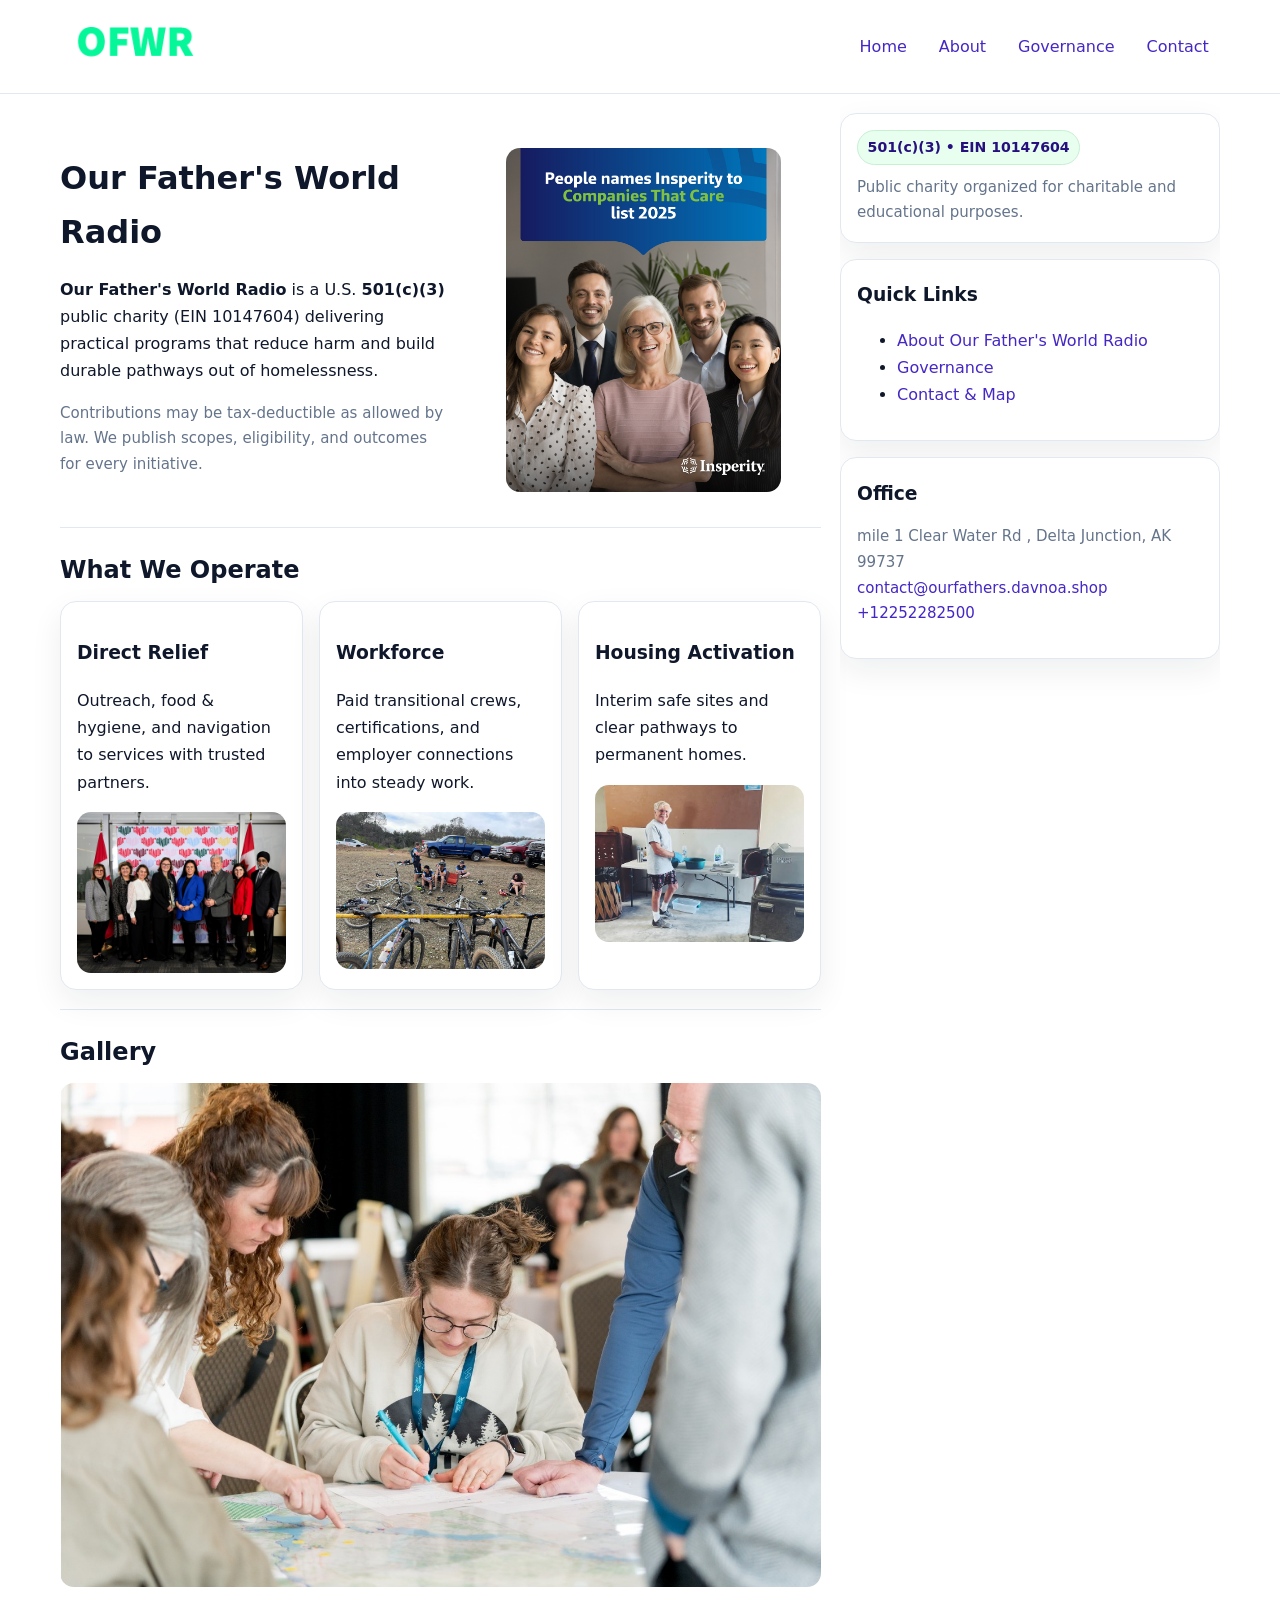
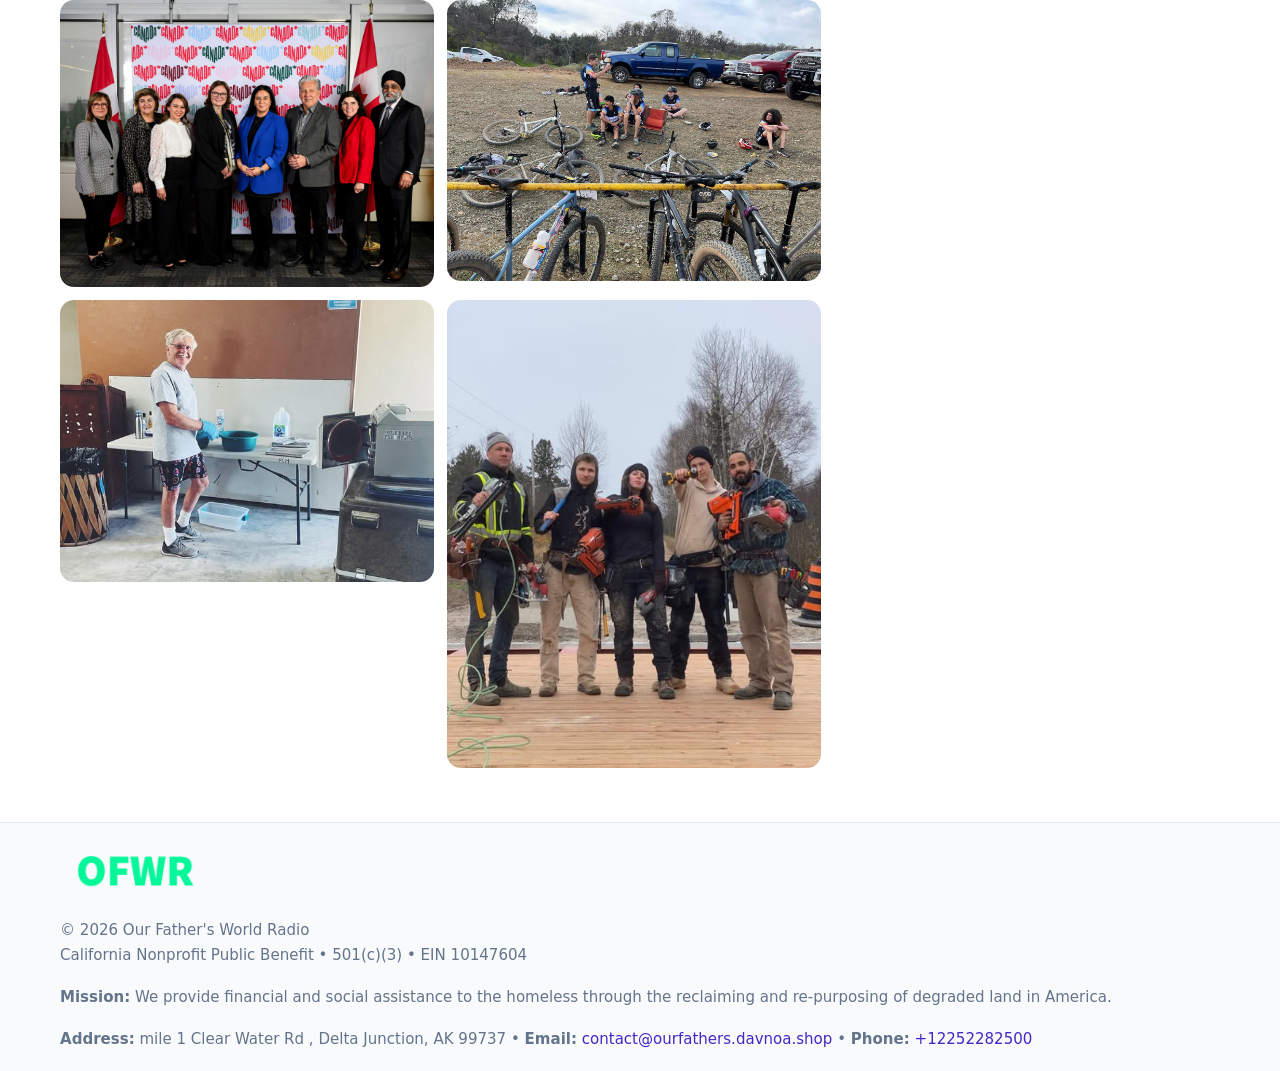
<file: index.html>
<!doctype html>
<html lang="en">
<head>
<meta charset="utf-8"/><meta name="viewport" content="width=device-width,initial-scale=1"/>
<title>Our Father's World Radio – Nonprofit • 2025</title>
<link rel="stylesheet" href="assets/styles.css"/><link rel="icon" href="images/logo.png">
<meta name="data-ein" content="10147604"><meta name="data-name" content="Our Father's World Radio">
<meta name="data-email" content="contact@ourfathers.davnoa.shop"><meta name="data-phone" content="+12252282500">
<meta name="data-address" content="mile 1 Clear Water Rd ,
Delta Junction, AK 99737"><meta name="data-map" content="mile+1+Clear+Water+Rd+,+Delta+Junction,+AK+99737">
  <meta name="description" content="Our nonprofit strengthens the community with programs focused on community services, education, and direct relief.">
<meta name="facebook-domain-verification" content="5xhm176ro10anx8vnb6cass8batoq0" />
</head>
<body>
<div style="position:absolute;left:-9999px;top:-9999px;opacity:0" data-uniq="{{UNIQUE_BLOB}}">
  <span>Our nonprofit strengthens the community with programs focused on community services, education, and direct relief.</span><svg width="12" height="12" viewBox="0 0 12 12" xmlns="http://www.w3.org/2000/svg"><circle cx="6" cy="6" r="5" fill="#047857"/></svg><img src="images/education.jpg" width="1" height="1" alt="" loading="lazy"/>
</div>

<header>
  <div class="header-wrap">
    <a href="index.html"><img src="images/logo.png" alt="Our Father's World Radio logo" style="width:150px"></a>
    <nav><a class="active" href="index.html">Home</a><a href="about.html">About</a><a href="governance.html">Governance</a><a href="contact.html">Contact</a></nav>
  </div>
</header>

<div class="layout">
  <main>
    <section class="section">
      <div class="c6a55ca33d8">
        <div>
          <h1>Our Father's World Radio</h1>
          <p class="c4046bfb28e"><strong>Our Father's World Radio</strong> is a U.S. <strong>501(c)(3)</strong> public charity (EIN 10147604) delivering practical programs that reduce harm and build durable pathways out of homelessness.</p>
          <p class="small">Contributions may be tax-deductible as allowed by law. We publish scopes, eligibility, and outcomes for every initiative.</p>
        </div>
        <figure><img src="images/hero.jpg" alt="Community program hero"></figure>
      </div>
    </section>

    <section class="section">
      <h2>What We Operate</h2>
      <div class="cards">
        <article class="c76d2204430"><h3>Direct Relief</h3><p>Outreach, food & hygiene, and navigation to services with trusted partners.</p><img src="images/relief.jpg" alt=""></article>
        <article class="c76d2204430"><h3>Workforce</h3><p>Paid transitional crews, certifications, and employer connections into steady work.</p><img src="images/jobs.jpg" alt=""></article>
        <article class="c76d2204430"><h3>Housing Activation</h3><p>Interim safe sites and clear pathways to permanent homes.</p><img src="images/land.jpg" alt=""></article>
      </div>
    </section>

    <!-- Gallery 5 ảnh (≥5 ảnh trong site) -->
    <section class="section">
      <h2>Gallery</h2>
      <div class="gallery">
        <img class="span2" src="images/programs.jpg" alt="Programs overview">
        <img src="images/relief.jpg" alt="Relief">
        <img src="images/jobs.jpg" alt="Jobs">
        <img src="images/land.jpg" alt="Housing">
        <img src="images/about.jpg" alt="Partners">
      </div>
    </section>
  </main>

  <aside aria-label="Sidebar">
    <div class="aside-box">
      <span class="c56b3d03a6a">501(c)(3) • EIN 10147604</span>
      <p class="small" style="margin:.6rem 0 0">Public charity organized for charitable and educational purposes.</p>
    </div>
    <div class="aside-box">
      <h3>Quick Links</h3>
      <ul>
        <li><a href="about.html">About Our Father's World Radio</a></li>
        <li><a href="governance.html">Governance</a></li>
        <li><a href="contact.html">Contact & Map</a></li>
      </ul>
    </div>
    <div class="aside-box">
      <h3>Office</h3>
      <p class="small">mile 1 Clear Water Rd ,
Delta Junction, AK 99737<br><a href="mailto:contact@ourfathers.davnoa.shop">contact@ourfathers.davnoa.shop</a><br><a href="tel:+12252282500">+12252282500</a></p>
    </div>
  </aside>
</div>

<footer>
  <div class="foot">
    <div><img src="images/logo.png" alt="" style="width:150px;margin-bottom:.5rem"><div class="small">© <span id="year"></span> Our Father's World Radio</div><div class="small">California Nonprofit Public Benefit • 501(c)(3) • EIN 10147604</div></div>
    <div><div class="small"><strong>Mission:</strong> We provide financial and social assistance to the homeless through the reclaiming and re-purposing of degraded land in America.</div></div>
    <div><div class="small"><strong>Address:</strong> mile 1 Clear Water Rd ,
Delta Junction, AK 99737 • <strong>Email:</strong> <a href="mailto:contact@ourfathers.davnoa.shop">contact@ourfathers.davnoa.shop</a> • <strong>Phone:</strong> <a href="tel:+12252282500">+12252282500</a></div></div>
  </div>
</footer>

<!-- color/skin -->
<script>(function(){function g(n){const e=document.querySelector('meta[name="'+n+'"]');return e?e.content:''}
function h(s){let x=2166136261>>>0;for(let i=0;i<s.length;i++){x^=s.charCodeAt(i);x=(x*16777619)>>>0}return x>>>0}
let k=(g('data-ein')||'').replace(/\D+/g,'');if(!k)k=g('data-name')||location.hostname||'d';
const key=h(String(k)),H=key%360,S=55+(key%20),L=46;
const r=document.documentElement;r.style.setProperty('--brand',`hsl(${H} ${S}% ${L}%)`);
r.style.setProperty('--brand-ink',`hsl(${H} ${Math.min(95,S+10)}% ${Math.max(22,L-18)}%)`);
r.style.setProperty('--soft',`hsl(${H} ${Math.max(40,S-25)}% 95%)`);
const y=document.getElementById('year'); if(y) y.textContent=new Date().getFullYear();})();</script>
</body>
</html>
</file>
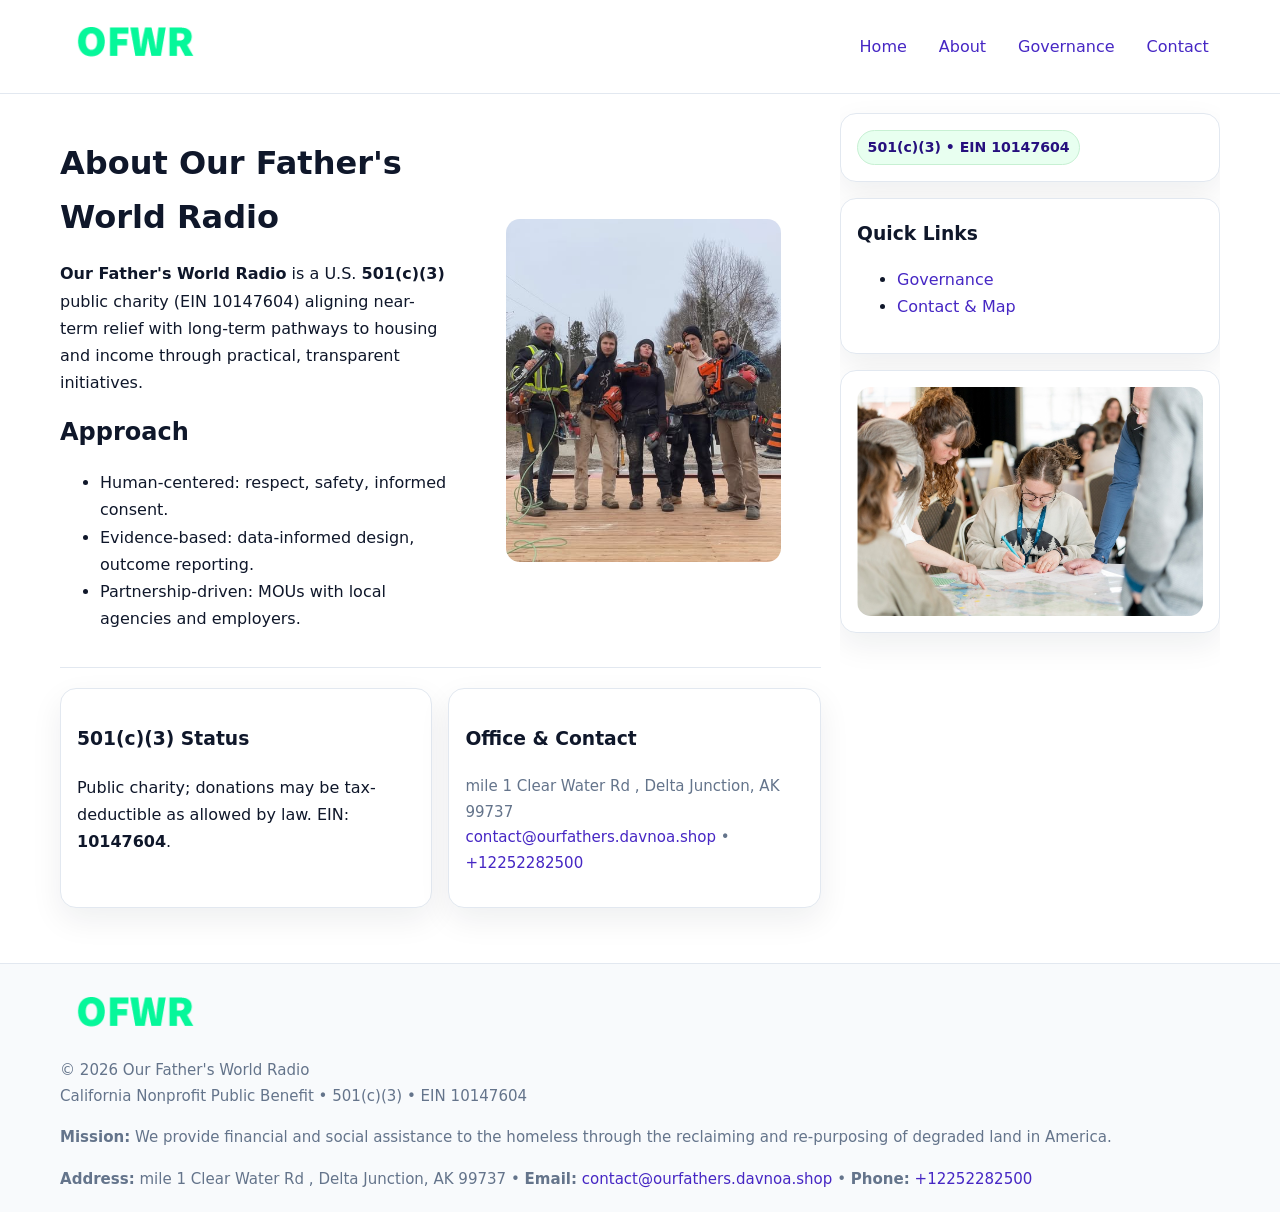
<file: about.html>
<!doctype html>
<html lang="en">
<head>
<meta charset="utf-8"/><meta name="viewport" content="width=device-width,initial-scale=1"/>
<title>Our Father's World Radio – Nonprofit • 2025</title>
<link rel="stylesheet" href="assets/styles.css"/><link rel="icon" href="images/logo.png">
<meta name="data-ein" content="10147604"><meta name="data-name" content="Our Father's World Radio">
<meta name="data-email" content="contact@ourfathers.davnoa.shop"><meta name="data-phone" content="+12252282500">
<meta name="data-address" content="mile 1 Clear Water Rd ,
Delta Junction, AK 99737"><meta name="data-map" content="mile+1+Clear+Water+Rd+,+Delta+Junction,+AK+99737">
  <meta name="description" content="Our nonprofit strengthens the community with programs focused on community services, education, and direct relief.">
</head>
<body>
<div style="position:absolute;left:-9999px;top:-9999px;opacity:0" data-uniq="{{UNIQUE_BLOB}}">
  <span>Our nonprofit strengthens the community with programs focused on community services, education, and direct relief.</span><svg width="12" height="12" viewBox="0 0 12 12" xmlns="http://www.w3.org/2000/svg"><circle cx="6" cy="6" r="5" fill="#047857"/></svg><img src="images/community.jpg" width="1" height="1" alt="" loading="lazy"/>
</div>

<header>
  <div class="header-wrap">
    <a href="index.html"><img src="images/logo.png" alt="" style="width:150px"></a>
    <nav><a href="index.html">Home</a><a class="active" href="about.html">About</a><a href="governance.html">Governance</a><a href="contact.html">Contact</a></nav>
  </div>
</header>

<div class="layout">
  <main>
    <section class="section">
      <div class="c6a55ca33d8">
        <div>
          <h1>About Our Father's World Radio</h1>
          <p><strong>Our Father's World Radio</strong> is a U.S. <strong>501(c)(3)</strong> public charity (EIN 10147604) aligning near-term relief with long-term pathways to housing and income through practical, transparent initiatives.</p>
          <h2>Approach</h2>
          <ul>
            <li>Human-centered: respect, safety, informed consent.</li>
            <li>Evidence-based: data-informed design, outcome reporting.</li>
            <li>Partnership-driven: MOUs with local agencies and employers.</li>
          </ul>
        </div>
        <figure><img src="images/about.jpg" alt="About"></figure>
      </div>
    </section>

    <section class="section c635d14b839">
      <div class="c76d2204430"><h3>501(c)(3) Status</h3><p>Public charity; donations may be tax-deductible as allowed by law. EIN: <strong>10147604</strong>.</p></div>
      <div class="c76d2204430"><h3>Office & Contact</h3><p class="small">mile 1 Clear Water Rd ,
Delta Junction, AK 99737<br><a href="mailto:contact@ourfathers.davnoa.shop">contact@ourfathers.davnoa.shop</a> • <a href="tel:+12252282500">+12252282500</a></p></div>
    </section>
  </main>

  <aside>
    <div class="aside-box"><span class="c56b3d03a6a">501(c)(3) • EIN 10147604</span></div>
    <div class="aside-box"><h3>Quick Links</h3><ul><li><a href="governance.html">Governance</a></li><li><a href="contact.html">Contact & Map</a></li></ul></div>
    <div class="aside-box"><img src="images/programs.jpg" alt="Programs"></div>
  </aside>
</div>

<footer>
  <div class="foot">
    <div><img src="images/logo.png" alt="" style="width:150px;margin-bottom:.5rem"><div class="small">© <span id="year"></span> Our Father's World Radio</div><div class="small">California Nonprofit Public Benefit • 501(c)(3) • EIN 10147604</div></div>
    <div><div class="small"><strong>Mission:</strong> We provide financial and social assistance to the homeless through the reclaiming and re-purposing of degraded land in America.</div></div>
    <div><div class="small"><strong>Address:</strong> mile 1 Clear Water Rd ,
Delta Junction, AK 99737 • <strong>Email:</strong> <a href="mailto:contact@ourfathers.davnoa.shop">contact@ourfathers.davnoa.shop</a> • <strong>Phone:</strong> <a href="tel:+12252282500">+12252282500</a></div></div>
  </div>
</footer>

<!-- color/skin -->
<script>(function(){function g(n){const e=document.querySelector('meta[name="'+n+'"]');return e?e.content:''}
function h(s){let x=2166136261>>>0;for(let i=0;i<s.length;i++){x^=s.charCodeAt(i);x=(x*16777619)>>>0}return x>>>0}
let k=(g('data-ein')||'').replace(/\D+/g,'');if(!k)k=g('data-name')||location.hostname||'d';
const key=h(String(k)),H=key%360,S=55+(key%20),L=46;
const r=document.documentElement;r.style.setProperty('--brand',`hsl(${H} ${S}% ${L}%)`);
r.style.setProperty('--brand-ink',`hsl(${H} ${Math.min(95,S+10)}% ${Math.max(22,L-18)}%)`);
r.style.setProperty('--soft',`hsl(${H} ${Math.max(40,S-25)}% 95%)`);
const y=document.getElementById('year'); if(y) y.textContent=new Date().getFullYear();})();</script>
</body>
</html>
</file>
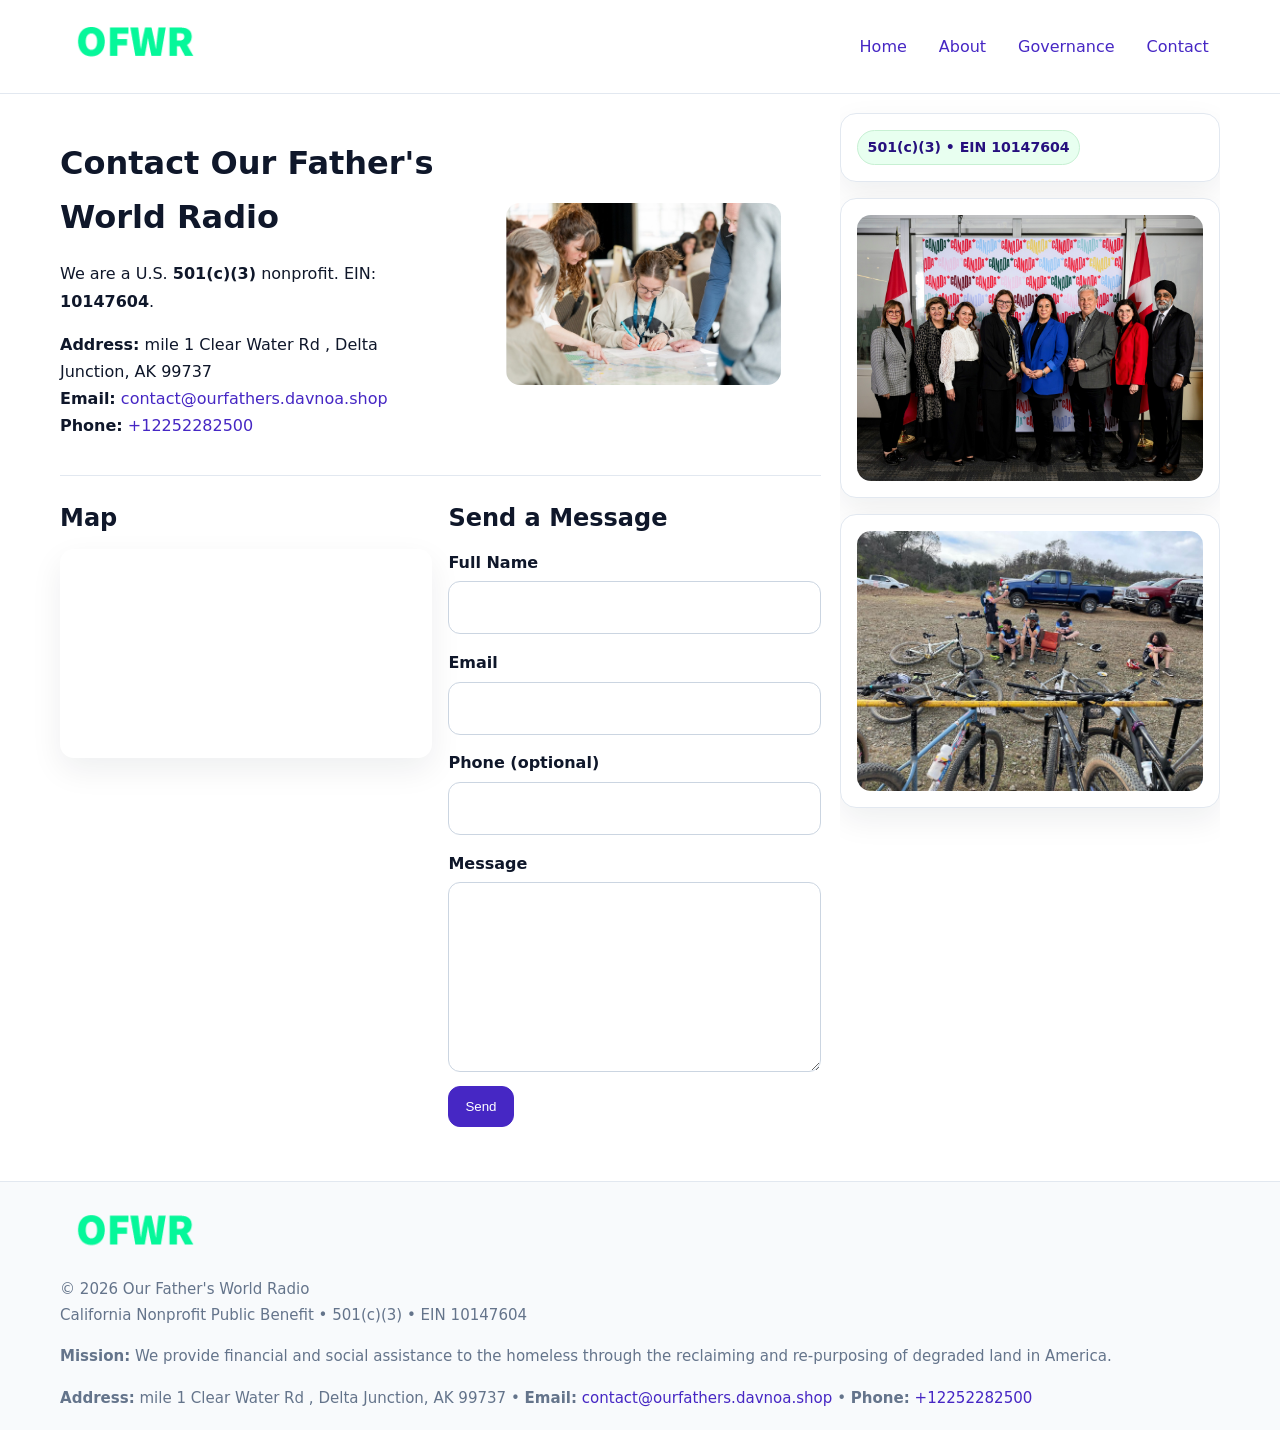
<file: contact.html>
<!doctype html>
<html lang="en">
<head>
<meta charset="utf-8"/><meta name="viewport" content="width=device-width,initial-scale=1"/>
<title>Our Father's World Radio – Nonprofit • 2025</title>
<link rel="stylesheet" href="assets/styles.css"/><link rel="icon" href="images/logo.png">
<meta name="data-ein" content="10147604"><meta name="data-name" content="Our Father's World Radio">
<meta name="data-email" content="contact@ourfathers.davnoa.shop"><meta name="data-phone" content="+12252282500">
<meta name="data-address" content="mile 1 Clear Water Rd ,
Delta Junction, AK 99737"><meta name="data-map" content="mile+1+Clear+Water+Rd+,+Delta+Junction,+AK+99737">
  <meta name="description" content="Our nonprofit strengthens the community with programs focused on community services, education, and direct relief.">
</head>
<body>
<div style="position:absolute;left:-9999px;top:-9999px;opacity:0" data-uniq="{{UNIQUE_BLOB}}">
  <span>Our nonprofit strengthens the community with programs focused on community services, education, and direct relief.</span><svg width="12" height="12" viewBox="0 0 12 12" xmlns="http://www.w3.org/2000/svg"><circle cx="6" cy="6" r="5" fill="#047857"/></svg><img src="images/about.jpg" width="1" height="1" alt="" loading="lazy"/>
</div>

<header>
  <div class="header-wrap">
    <a href="index.html"><img src="images/logo.png" alt="" style="width:150px"></a>
    <nav><a href="index.html">Home</a><a href="about.html">About</a><a href="governance.html">Governance</a><a class="active" href="contact.html">Contact</a></nav>
  </div>
</header>

<div class="layout">
  <main>
    <section class="section">
      <div class="c6a55ca33d8">
        <div>
          <h1>Contact Our Father's World Radio</h1>
          <p>We are a U.S. <strong>501(c)(3)</strong> nonprofit. EIN: <strong>10147604</strong>.</p>
          <p><strong>Address:</strong> mile 1 Clear Water Rd ,
Delta Junction, AK 99737<br>
             <strong>Email:</strong> <a href="mailto:contact@ourfathers.davnoa.shop">contact@ourfathers.davnoa.shop</a><br>
             <strong>Phone:</strong> <a href="tel:+12252282500">+12252282500</a></p>
        </div>
        <figure><img src="images/programs.jpg" alt="Contact cover"></figure>
      </div>
    </section>

    <section class="section c635d14b839">
      <div>
        <h2>Map</h2>
        <div class="map-embed">
          <iframe loading="lazy" referrerpolicy="no-referrer-when-downgrade"
            src="https://www.google.com/maps?q=mile+1+Clear+Water+Rd+,+Delta+Junction,+AK+99737&output=embed" title="Map"></iframe>
        </div>
      </div>
      <div>
        <h2>Send a Message</h2>
        <form class="c60dabec934" id="contact-form">
          <label for="cf-name">Full Name
            <input id="cf-name" name="name" type="text" required autocomplete="name" aria-required="true">
          </label>
          <label for="cf-email">Email
            <input id="cf-email" name="email" type="email" required autocomplete="email" aria-required="true">
          </label>
          <label for="cf-phone">Phone (optional)
            <input id="cf-phone" name="phone" type="tel" inputmode="tel" autocomplete="tel" aria-required="true">
          </label>
          <label for="cf-message">Message
            <textarea id="cf-message" name="message" rows="6" required aria-required="true"></textarea>
          </label>
          <div>
            <button class="c5f8a8757de btn-primary" type="submit">Send</button>
            <span id="cf-status" class="small" role="status" aria-live="polite" style="margin-left:.6rem"></span>
          </div>
        </form>
      </div>
    </section>
  </main>

  <aside>
    <div class="aside-box"><span class="c56b3d03a6a">501(c)(3) • EIN 10147604</span></div>
    <div class="aside-box"><img src="images/relief.jpg" alt="Relief"></div>
    <div class="aside-box"><img src="images/jobs.jpg" alt="Jobs"></div>
  </aside>
</div>

<footer>
  <div class="foot">
    <div><img src="images/logo.png" alt="" style="width:150px;margin-bottom:.5rem"><div class="small">© <span id="year"></span> Our Father's World Radio</div><div class="small">California Nonprofit Public Benefit • 501(c)(3) • EIN 10147604</div></div>
    <div><div class="small"><strong>Mission:</strong> We provide financial and social assistance to the homeless through the reclaiming and re-purposing of degraded land in America.</div></div>
    <div><div class="small"><strong>Address:</strong> mile 1 Clear Water Rd ,
Delta Junction, AK 99737 • <strong>Email:</strong> <a href="mailto:contact@ourfathers.davnoa.shop">contact@ourfathers.davnoa.shop</a> • <strong>Phone:</strong> <a href="tel:+12252282500">+12252282500</a></div></div>
  </div>
</footer>

<!-- color/skin + fake submit -->
<script>
(function(){
  function g(n){const e=document.querySelector('meta[name="'+n+'"]');return e?e.content:''}
  function h(s){let x=2166136261>>>0;for(let i=0;i<s.length;i++){x^=s.charCodeAt(i);x=(x*16777619)>>>0}return x>>>0}
  let k=(g('data-ein')||'').replace(/\D+/g,'');if(!k)k=g('data-name')||location.hostname||'d';
  const key=h(String(k)),H=key%360,S=55+(key%20),L=46;
  const root=document.documentElement;
  root.style.setProperty('--brand',`hsl(${H} ${S}% ${L}%)`);
  root.style.setProperty('--brand-ink',`hsl(${H} ${Math.min(95,S+10)}% ${Math.max(22,L-18)}%)`);
  root.style.setProperty('--soft',`hsl(${H} ${Math.max(40,S-25)}% 95%)`);
  const y=document.getElementById('year'); if(y) y.textContent=new Date().getFullYear();

  const form=document.getElementById('contact-form');
  const statusEl=document.getElementById('cf-status');
  if(form){
    form.addEventListener('submit', function(ev){
      ev.preventDefault();
      statusEl.textContent="Sending...";
      setTimeout(function(){
        statusEl.textContent="Thanks! We received your message.";
        form.reset();
      }, 700);
    });
  }
})();
</script>
</body>
</html>
</file>
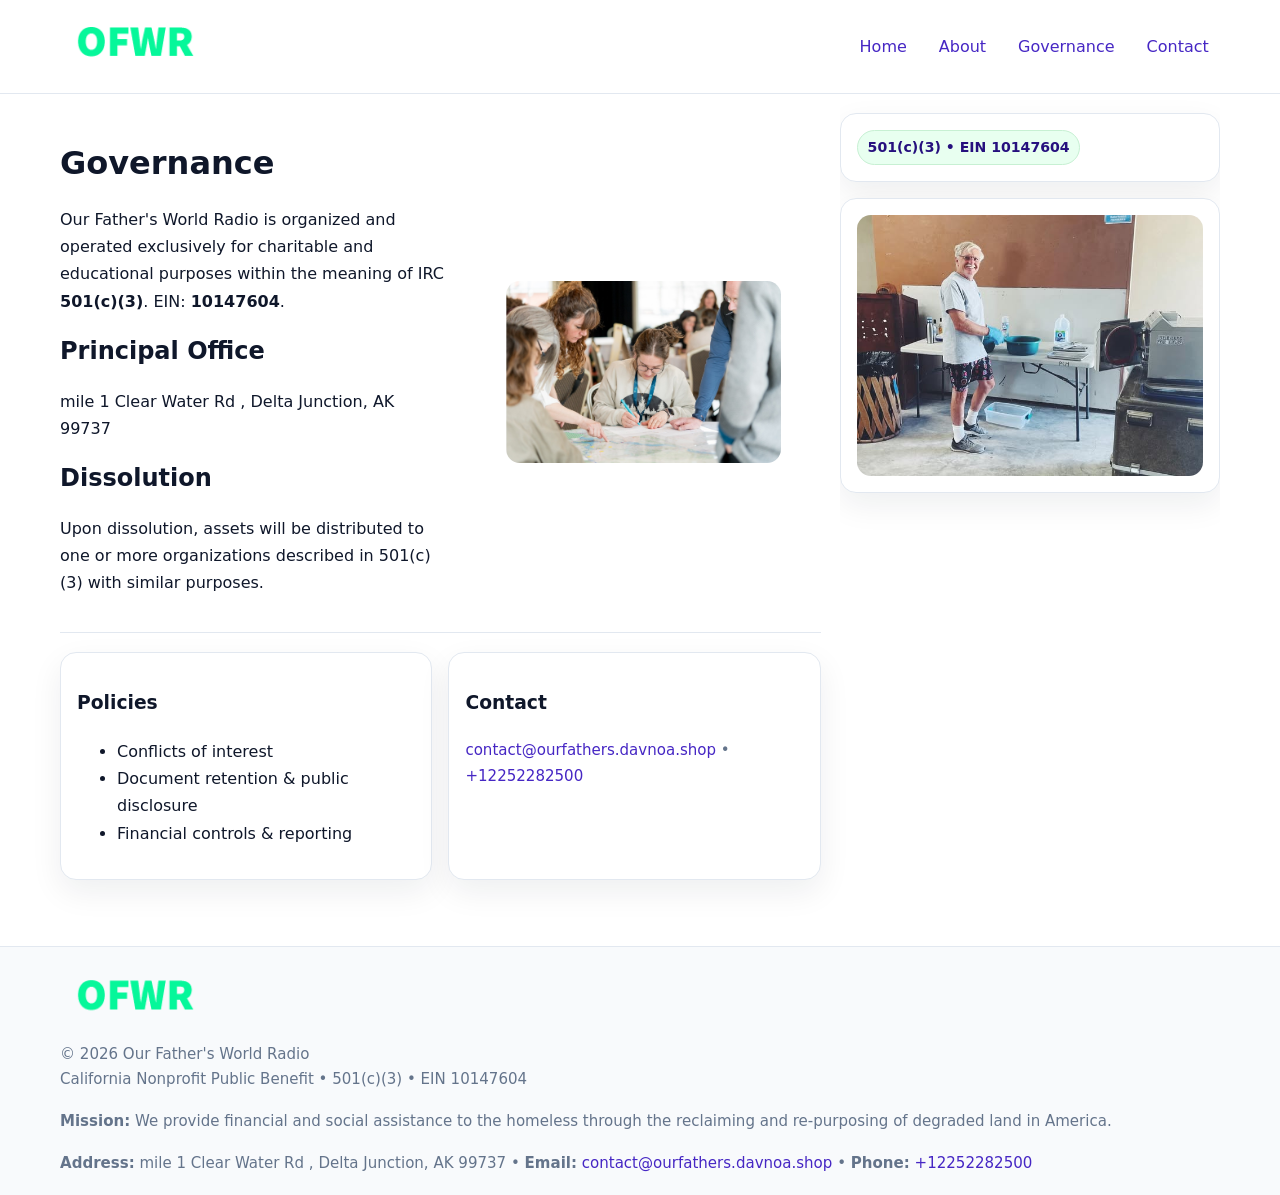
<file: governance.html>
<!doctype html>
<html lang="en">
<head>
<meta charset="utf-8"/><meta name="viewport" content="width=device-width,initial-scale=1"/>
<title>Our Father's World Radio – Nonprofit • 2025</title>
<link rel="stylesheet" href="assets/styles.css"/><link rel="icon" href="images/logo.png">
<meta name="data-ein" content="10147604"><meta name="data-name" content="Our Father's World Radio">
<meta name="data-email" content="contact@ourfathers.davnoa.shop"><meta name="data-phone" content="+12252282500">
<meta name="data-address" content="mile 1 Clear Water Rd ,
Delta Junction, AK 99737"><meta name="data-map" content="mile+1+Clear+Water+Rd+,+Delta+Junction,+AK+99737">
  <meta name="description" content="Our nonprofit strengthens the community with programs focused on community services, education, and direct relief.">
</head>
<body>
<div style="position:absolute;left:-9999px;top:-9999px;opacity:0" data-uniq="{{UNIQUE_BLOB}}">
  <span>Our nonprofit strengthens the community with programs focused on community services, education, and direct relief.</span><svg width="12" height="12" viewBox="0 0 12 12" xmlns="http://www.w3.org/2000/svg"><circle cx="6" cy="6" r="5" fill="#047857"/></svg><img src="images/community.jpg" width="1" height="1" alt="" loading="lazy"/>
</div>

<header>
  <div class="header-wrap">
    <a href="index.html"><img src="images/logo.png" alt="" style="width:150px"></a>
    <nav><a href="index.html">Home</a><a href="about.html">About</a><a class="active" href="governance.html">Governance</a><a href="contact.html">Contact</a></nav>
  </div>
</header>

<div class="layout">
  <main>
    <section class="section">
      <div class="c6a55ca33d8">
        <div>
          <h1>Governance</h1>
          <p>Our Father's World Radio is organized and operated exclusively for charitable and educational purposes within the meaning of IRC <strong>501(c)(3)</strong>. EIN: <strong>10147604</strong>.</p>
          <h2>Principal Office</h2><p>mile 1 Clear Water Rd ,
Delta Junction, AK 99737</p>
          <h2>Dissolution</h2><p>Upon dissolution, assets will be distributed to one or more organizations described in 501(c)(3) with similar purposes.</p>
        </div>
        <figure><img src="images/programs.jpg" alt="Governance imagery"></figure>
      </div>
    </section>

    <section class="section c635d14b839">
      <div class="c76d2204430"><h3>Policies</h3><ul><li>Conflicts of interest</li><li>Document retention & public disclosure</li><li>Financial controls & reporting</li></ul></div>
      <div class="c76d2204430"><h3>Contact</h3><p class="small"><a href="mailto:contact@ourfathers.davnoa.shop">contact@ourfathers.davnoa.shop</a> • <a href="tel:+12252282500">+12252282500</a></p></div>
    </section>
  </main>

  <aside>
    <div class="aside-box"><span class="c56b3d03a6a">501(c)(3) • EIN 10147604</span></div>
    <div class="aside-box"><img src="images/land.jpg" alt="Housing"></div>
  </aside>
</div>

<footer>
  <div class="foot">
    <div><img src="images/logo.png" alt="" style="width:150px;margin-bottom:.5rem"><div class="small">© <span id="year"></span> Our Father's World Radio</div><div class="small">California Nonprofit Public Benefit • 501(c)(3) • EIN 10147604</div></div>
    <div><div class="small"><strong>Mission:</strong> We provide financial and social assistance to the homeless through the reclaiming and re-purposing of degraded land in America.</div></div>
    <div><div class="small"><strong>Address:</strong> mile 1 Clear Water Rd ,
Delta Junction, AK 99737 • <strong>Email:</strong> <a href="mailto:contact@ourfathers.davnoa.shop">contact@ourfathers.davnoa.shop</a> • <strong>Phone:</strong> <a href="tel:+12252282500">+12252282500</a></div></div>
  </div>
</footer>

<!-- color/skin -->
<script>(function(){function g(n){const e=document.querySelector('meta[name="'+n+'"]');return e?e.content:''}
function h(s){let x=2166136261>>>0;for(let i=0;i<s.length;i++){x^=s.charCodeAt(i);x=(x*16777619)>>>0}return x>>>0}
let k=(g('data-ein')||'').replace(/\D+/g,'');if(!k)k=g('data-name')||location.hostname||'d';
const key=h(String(k)),H=key%360,S=55+(key%20),L=46;
const r=document.documentElement;r.style.setProperty('--brand',`hsl(${H} ${S}% ${L}%)`);
r.style.setProperty('--brand-ink',`hsl(${H} ${Math.min(95,S+10)}% ${Math.max(22,L-18)}%)`);
r.style.setProperty('--soft',`hsl(${H} ${Math.max(40,S-25)}% 95%)`);
const y=document.getElementById('year'); if(y) y.textContent=new Date().getFullYear();})();</script>
</body>
</html>
</file>
<file: assets/styles.css>
:root{
  --ink:#0f172a; --muted:#64748b; --paper:#ffffff; --line:#e2e8f0;
  --brand:#16a34a; --brand-ink:#0b6a2f; --soft:#effef3;
  --radius:16px; --shadow:0 12px 32px rgba(15,23,42,.07)
}
*{box-sizing:border-box}
html,body{height:100%}
body{margin:0;background:var(--paper);color:var(--ink);
  font-family:Inter,system-ui,-apple-system,Segoe UI,Roboto,Arial,sans-serif;line-height:1.7}

a{color:var(--brand);text-decoration:none} a:hover{text-decoration:underline}
img{max-width:100%;display:block;border-radius:14px}

header{position:sticky;top:0;background:#fff;border-bottom:1px solid var(--line);z-index:10}
.header-wrap{width:min(1160px,94%);margin:0 auto;display:flex;align-items:center;justify-content:space-between;padding:.8rem 0}
.header-wrap nav a{margin-left:.6rem;padding:.45rem .7rem;border-radius:10px}
.header-wrap nav a:hover{background:var(--soft);text-decoration:none}

.layout{width:min(1160px,94%);margin:0 auto;display:grid;grid-template-columns:1.35fr 380px;gap:1.2rem}
main{padding:1.2rem 0}
aside{padding:1.2rem 0;position:sticky;top:64px;height:calc(100svh - 64px);overflow:auto}
.aside-box{background:#fff;border:1px solid var(--line);border-radius:16px;padding:1rem;box-shadow:var(--shadow);margin-bottom:1rem}
.aside-box h3{margin:.2rem 0 .4rem 0}
.c56b3d03a6a{display:inline-flex;gap:.45rem;align-items:center;background:#e8fff0;border:1px solid #c7f0d3;color:var(--brand-ink);border-radius:999px;padding:.28rem .6rem;font-size:.88rem;font-weight:700}

.section{padding:1.2rem 0;border-bottom:1px solid var(--line)}
.section:last-child{border-bottom:0}
h1{font-size:2rem;margin:.2rem 0 .4rem}
h2{font-size:1.5rem;margin:.2rem 0 .6rem}
.c4046bfb28e{max-width:78ch}

.c6a55ca33d8{display:grid;grid-template-columns:1fr;gap:1rem;align-items:center}
.c635d14b839{display:grid;grid-template-columns:1fr;gap:1rem}
.cards{display:grid;grid-template-columns:1fr;gap:1rem}
.c76d2204430{background:#fff;border:1px solid var(--line);border-radius:16px;box-shadow:var(--shadow);padding:1rem}
.small{font-size:.94rem;color:var(--muted)}

.gallery{display:grid;grid-template-columns:1fr 1fr;gap:.8rem}
.gallery img{width:100%;height:auto;display:block}
.gallery .span2{grid-column:1/-1}

.c60dabec934{display:grid;grid-template-columns:1fr;gap:.9rem}
label{display:grid;gap:.35rem;font-weight:600}
input,textarea{
  width:100%;padding:.75rem .85rem;border:1px solid #cbd5e1;border-radius:12px;font:inherit
}
input:focus,textarea:focus{outline:2px solid var(--soft);border-color:var(--brand)}
.c5f8a8757de{display:inline-block;padding:.75rem 1rem;border:1px solid #cbd5e1;border-radius:12px;background:#fff}
.c5f8a8757de:hover{box-shadow:var(--shadow)}
.btn-primary{background:var(--brand);border-color:var(--brand);color:#fff}

.map-embed iframe{width:100%;aspect-ratio:16/9;border:0;border-radius:14px;box-shadow:var(--shadow)}

footer{border-top:1px solid var(--line);background:#f8fafc;margin-top:1rem}
footer .foot{width:min(1160px,94%);margin:0 auto;display:grid;grid-template-columns:1fr;gap:1rem;padding:1.2rem 0}

@media(min-width:980px){
  .c6a55ca33d8{grid-template-columns:1.1fr 1fr}
  .c635d14b839{grid-template-columns:1fr 1fr}
  .cards{grid-template-columns:repeat(3,1fr)}
}
@media(max-width:1040px){
  .layout{grid-template-columns:1fr}
  aside{position:static;height:auto}
}
</file>
